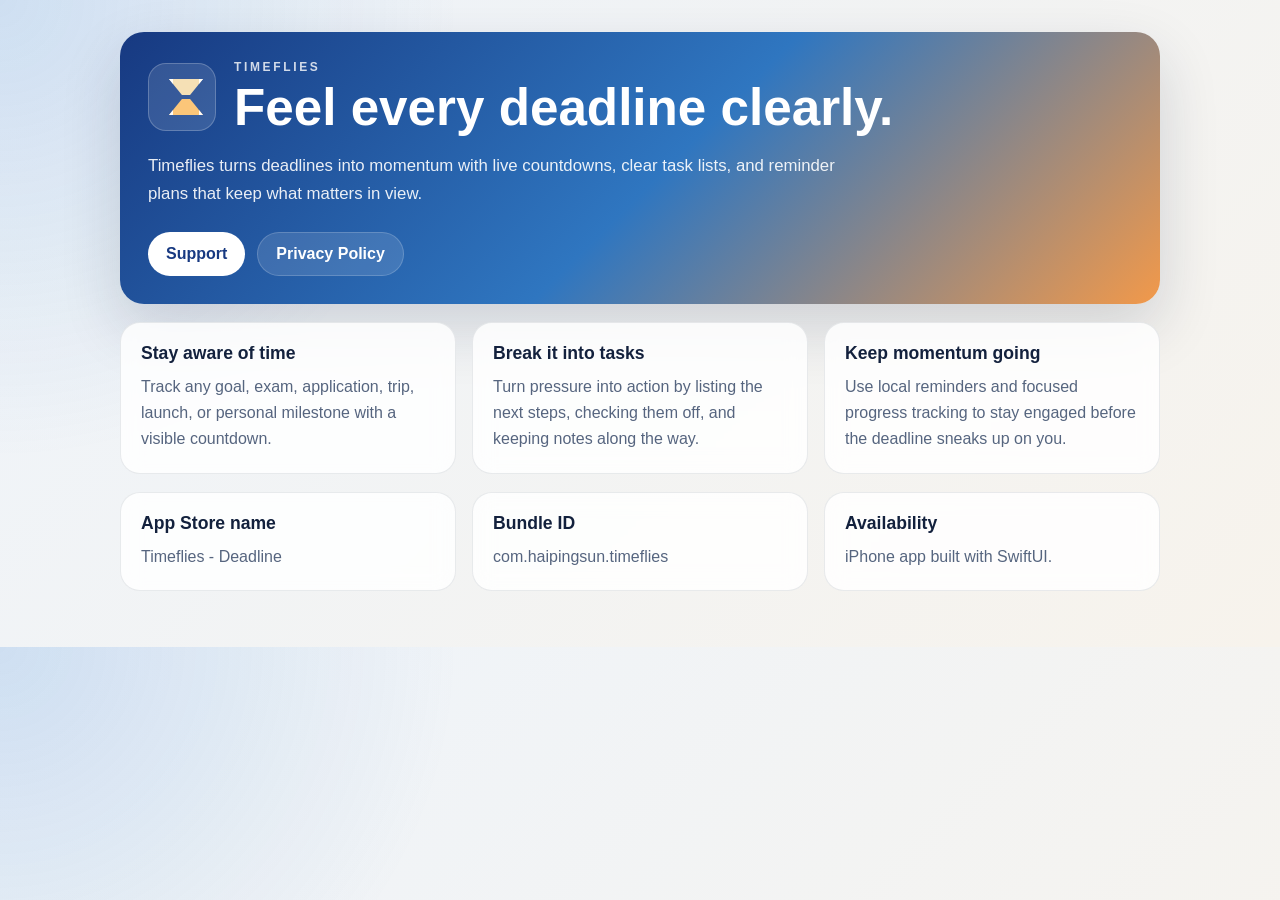
<file: docs/index.html>
<!DOCTYPE html>
<html lang="en">
<head>
  <meta charset="UTF-8">
  <meta name="viewport" content="width=device-width, initial-scale=1.0">
  <title>Timeflies - Deadline</title>
  <meta name="description" content="Timeflies helps you stay aware of every deadline with live countdowns, focused tasks, and smart reminders.">
  <link rel="stylesheet" href="./styles.css">
</head>
<body>
  <main class="page">
    <section class="hero">
      <div class="brand">
        <div class="brand-mark" aria-hidden="true">
          <div class="hourglass"></div>
        </div>
        <div>
          <p class="eyebrow">TIMEFLIES</p>
          <h1>Feel every deadline clearly.</h1>
        </div>
      </div>
      <p class="lede">
        Timeflies turns deadlines into momentum with live countdowns, clear task lists, and reminder plans that keep what matters in view.
      </p>
      <div class="actions">
        <a class="button primary" href="./support.html">Support</a>
        <a class="button secondary" href="./privacy.html">Privacy Policy</a>
      </div>
    </section>

    <section class="card-grid">
      <article class="card">
        <h2>Stay aware of time</h2>
        <p>Track any goal, exam, application, trip, launch, or personal milestone with a visible countdown.</p>
      </article>
      <article class="card">
        <h2>Break it into tasks</h2>
        <p>Turn pressure into action by listing the next steps, checking them off, and keeping notes along the way.</p>
      </article>
      <article class="card">
        <h2>Keep momentum going</h2>
        <p>Use local reminders and focused progress tracking to stay engaged before the deadline sneaks up on you.</p>
      </article>
    </section>

    <section class="info">
      <div class="info-card">
        <h2>App Store name</h2>
        <p>Timeflies - Deadline</p>
      </div>
      <div class="info-card">
        <h2>Bundle ID</h2>
        <p>com.haipingsun.timeflies</p>
      </div>
      <div class="info-card">
        <h2>Availability</h2>
        <p>iPhone app built with SwiftUI.</p>
      </div>
    </section>
  </main>
</body>
</html>
</file>
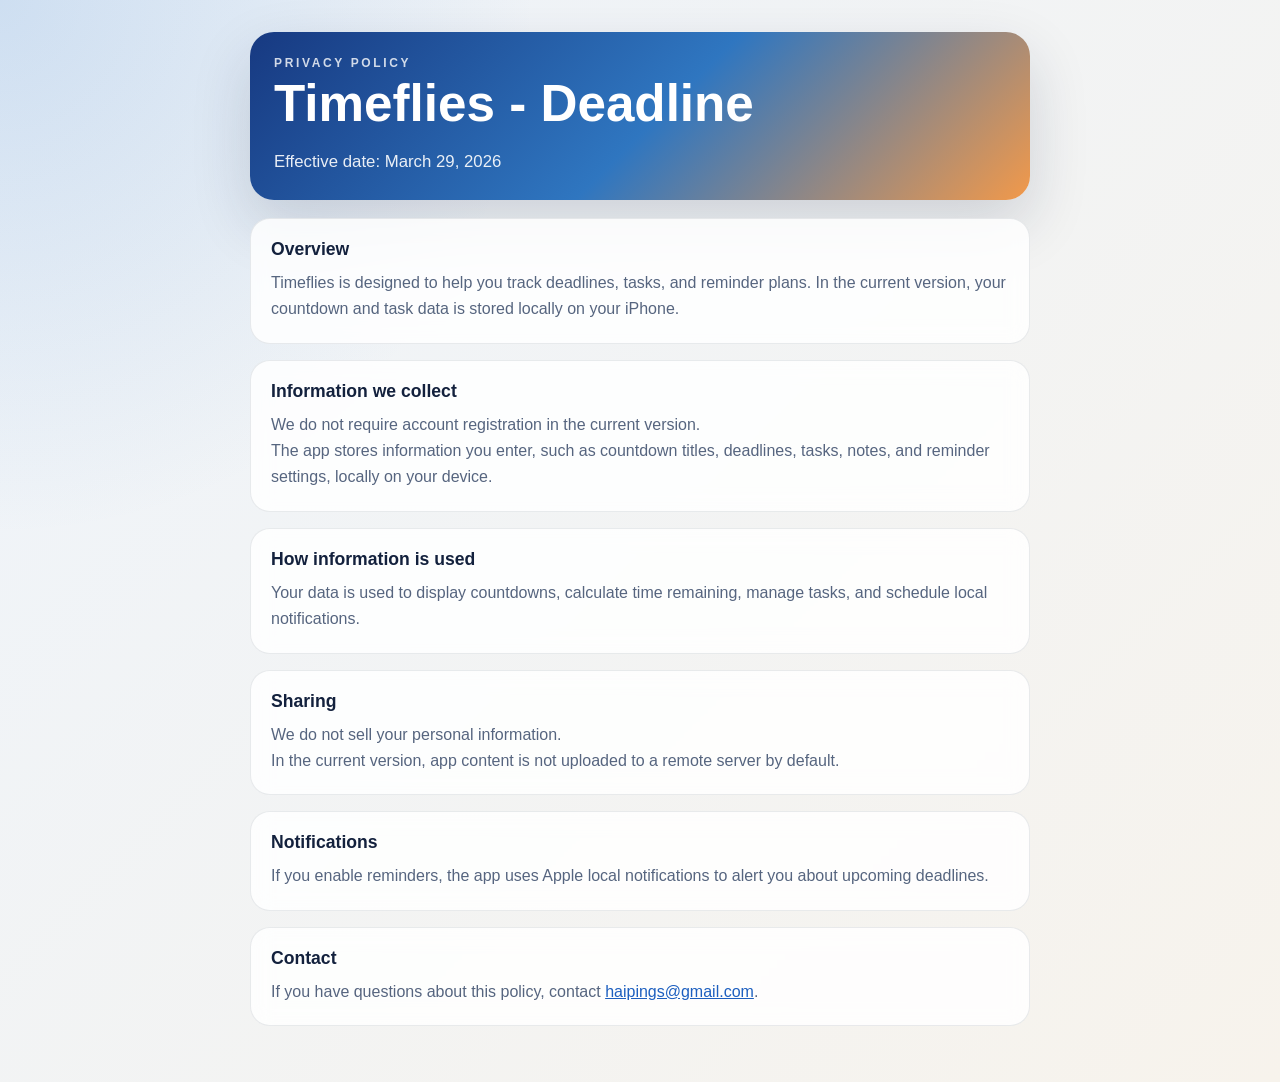
<file: docs/privacy.html>
<!DOCTYPE html>
<html lang="en">
<head>
  <meta charset="UTF-8">
  <meta name="viewport" content="width=device-width, initial-scale=1.0">
  <title>Timeflies Privacy Policy</title>
  <meta name="description" content="Privacy Policy for Timeflies - Deadline.">
  <link rel="stylesheet" href="./styles.css">
</head>
<body>
  <main class="page narrow">
    <section class="hero compact">
      <p class="eyebrow">PRIVACY POLICY</p>
      <h1>Timeflies - Deadline</h1>
      <p class="lede">Effective date: March 29, 2026</p>
    </section>

    <section class="stack">
      <article class="info-card">
        <h2>Overview</h2>
        <p>Timeflies is designed to help you track deadlines, tasks, and reminder plans. In the current version, your countdown and task data is stored locally on your iPhone.</p>
      </article>

      <article class="info-card">
        <h2>Information we collect</h2>
        <p>We do not require account registration in the current version.</p>
        <p>The app stores information you enter, such as countdown titles, deadlines, tasks, notes, and reminder settings, locally on your device.</p>
      </article>

      <article class="info-card">
        <h2>How information is used</h2>
        <p>Your data is used to display countdowns, calculate time remaining, manage tasks, and schedule local notifications.</p>
      </article>

      <article class="info-card">
        <h2>Sharing</h2>
        <p>We do not sell your personal information.</p>
        <p>In the current version, app content is not uploaded to a remote server by default.</p>
      </article>

      <article class="info-card">
        <h2>Notifications</h2>
        <p>If you enable reminders, the app uses Apple local notifications to alert you about upcoming deadlines.</p>
      </article>

      <article class="info-card">
        <h2>Contact</h2>
        <p>If you have questions about this policy, contact <a href="mailto:haipings@gmail.com">haipings@gmail.com</a>.</p>
      </article>
    </section>
  </main>
</body>
</html>
</file>
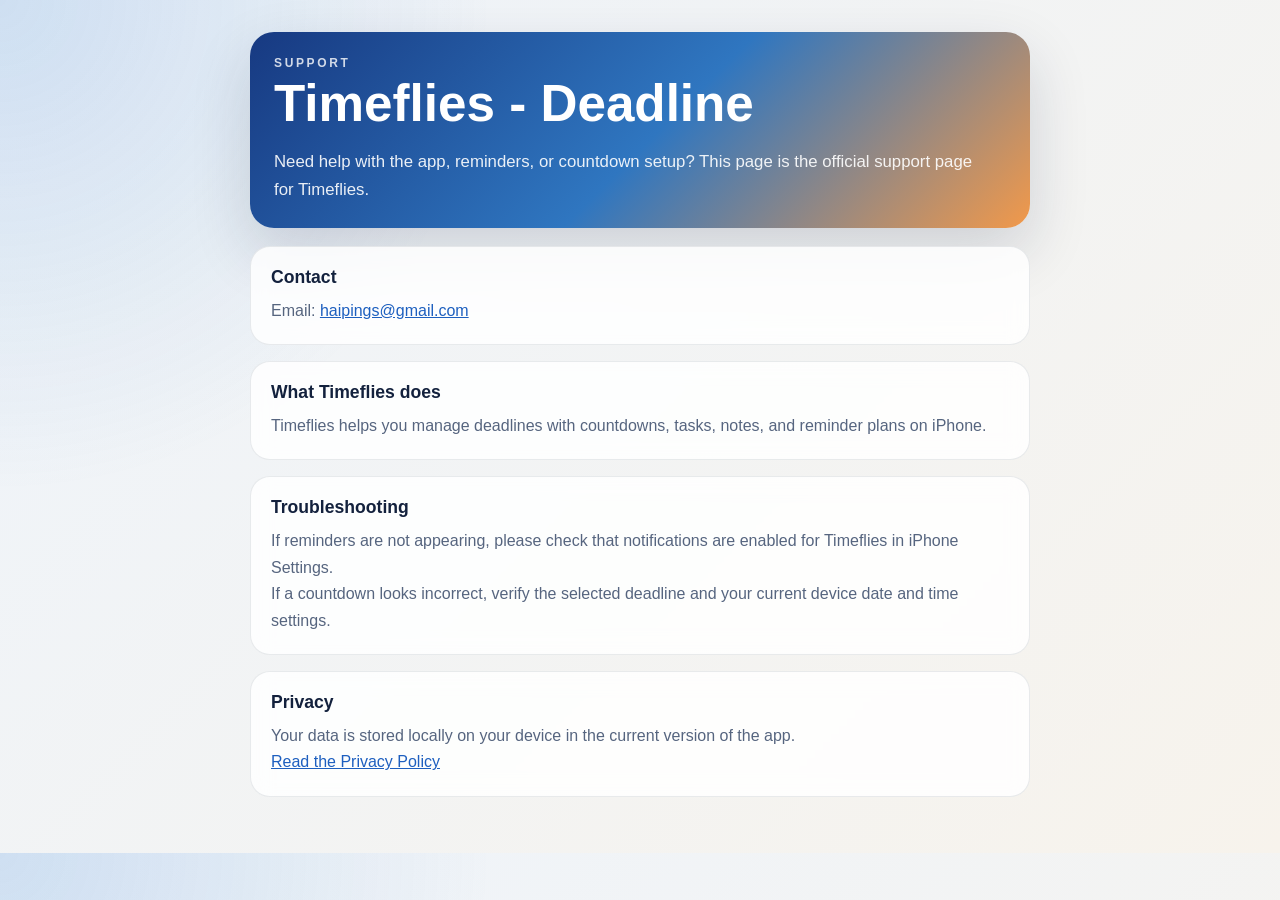
<file: docs/support.html>
<!DOCTYPE html>
<html lang="en">
<head>
  <meta charset="UTF-8">
  <meta name="viewport" content="width=device-width, initial-scale=1.0">
  <title>Timeflies Support</title>
  <meta name="description" content="Support for Timeflies - Deadline.">
  <link rel="stylesheet" href="./styles.css">
</head>
<body>
  <main class="page narrow">
    <section class="hero compact">
      <p class="eyebrow">SUPPORT</p>
      <h1>Timeflies - Deadline</h1>
      <p class="lede">Need help with the app, reminders, or countdown setup? This page is the official support page for Timeflies.</p>
    </section>

    <section class="stack">
      <article class="info-card">
        <h2>Contact</h2>
        <p>Email: <a href="mailto:haipings@gmail.com">haipings@gmail.com</a></p>
      </article>

      <article class="info-card">
        <h2>What Timeflies does</h2>
        <p>Timeflies helps you manage deadlines with countdowns, tasks, notes, and reminder plans on iPhone.</p>
      </article>

      <article class="info-card">
        <h2>Troubleshooting</h2>
        <p>If reminders are not appearing, please check that notifications are enabled for Timeflies in iPhone Settings.</p>
        <p>If a countdown looks incorrect, verify the selected deadline and your current device date and time settings.</p>
      </article>

      <article class="info-card">
        <h2>Privacy</h2>
        <p>Your data is stored locally on your device in the current version of the app.</p>
        <p><a href="./privacy.html">Read the Privacy Policy</a></p>
      </article>
    </section>
  </main>
</body>
</html>
</file>
<file: docs/styles.css>
:root {
  --ink: #13213d;
  --muted: #56657f;
  --paper: #f5f7fb;
  --panel: rgba(255, 255, 255, 0.84);
  --line: rgba(19, 33, 61, 0.09);
  --cold: #173981;
  --mid: #2f76c0;
  --warm: #f2994a;
}

* {
  box-sizing: border-box;
}

body {
  margin: 0;
  font-family: "SF Pro Display", "Segoe UI", sans-serif;
  color: var(--ink);
  background:
    radial-gradient(circle at top left, rgba(38, 111, 190, 0.16), transparent 32%),
    linear-gradient(135deg, #eef4fb 0%, #f7f3ec 100%);
}

a {
  color: #1d5fbf;
}

.page {
  max-width: 1080px;
  margin: 0 auto;
  padding: 32px 20px 56px;
}

.page.narrow {
  max-width: 820px;
}

.hero {
  padding: 28px;
  border-radius: 24px;
  background: linear-gradient(135deg, var(--cold) 0%, var(--mid) 52%, var(--warm) 100%);
  color: white;
  box-shadow: 0 24px 60px rgba(19, 33, 61, 0.16);
}

.hero.compact {
  padding: 24px;
}

.brand {
  display: flex;
  align-items: center;
  gap: 18px;
}

.brand-mark {
  width: 68px;
  height: 68px;
  border-radius: 18px;
  display: grid;
  place-items: center;
  background: rgba(255, 255, 255, 0.12);
  border: 1px solid rgba(255, 255, 255, 0.22);
}

.hourglass {
  width: 26px;
  height: 36px;
  position: relative;
}

.hourglass::before,
.hourglass::after {
  content: "";
  position: absolute;
  left: 0;
  width: 100%;
  border-left: 4px solid rgba(255, 255, 255, 0.95);
  border-right: 4px solid rgba(255, 255, 255, 0.95);
}

.hourglass::before {
  top: 0;
  height: 16px;
  clip-path: polygon(0 0, 100% 0, 62% 100%, 38% 100%);
  background: rgba(255, 231, 183, 0.95);
}

.hourglass::after {
  bottom: 0;
  height: 16px;
  clip-path: polygon(38% 0, 62% 0, 100% 100%, 0 100%);
  background: rgba(255, 200, 121, 0.98);
}

.eyebrow {
  margin: 0 0 8px;
  font-size: 12px;
  font-weight: 800;
  letter-spacing: 0.22em;
  opacity: 0.8;
}

h1, h2 {
  margin: 0;
}

h1 {
  font-size: clamp(2rem, 4vw, 3.5rem);
  line-height: 1.02;
}

h2 {
  font-size: 1.1rem;
  margin-bottom: 10px;
}

.lede {
  max-width: 720px;
  margin: 18px 0 0;
  font-size: 1.05rem;
  line-height: 1.65;
  color: rgba(255, 255, 255, 0.9);
}

.actions {
  display: flex;
  gap: 12px;
  margin-top: 24px;
  flex-wrap: wrap;
}

.button {
  display: inline-flex;
  align-items: center;
  justify-content: center;
  min-height: 44px;
  padding: 0 18px;
  border-radius: 999px;
  text-decoration: none;
  font-weight: 700;
}

.button.primary {
  background: white;
  color: var(--cold);
}

.button.secondary {
  background: rgba(255, 255, 255, 0.12);
  color: white;
  border: 1px solid rgba(255, 255, 255, 0.18);
}

.card-grid,
.info {
  display: grid;
  gap: 16px;
  margin-top: 18px;
}

.card-grid {
  grid-template-columns: repeat(auto-fit, minmax(220px, 1fr));
}

.info {
  grid-template-columns: repeat(auto-fit, minmax(220px, 1fr));
}

.card,
.info-card {
  padding: 20px;
  border-radius: 20px;
  background: var(--panel);
  border: 1px solid var(--line);
  backdrop-filter: blur(10px);
}

.card p,
.info-card p {
  margin: 0;
  line-height: 1.65;
  color: var(--muted);
}

.stack {
  display: grid;
  gap: 16px;
  margin-top: 18px;
}

@media (max-width: 640px) {
  .page {
    padding: 20px 14px 36px;
  }

  .hero {
    padding: 22px;
    border-radius: 18px;
  }

  .brand {
    align-items: flex-start;
  }
}
</file>
